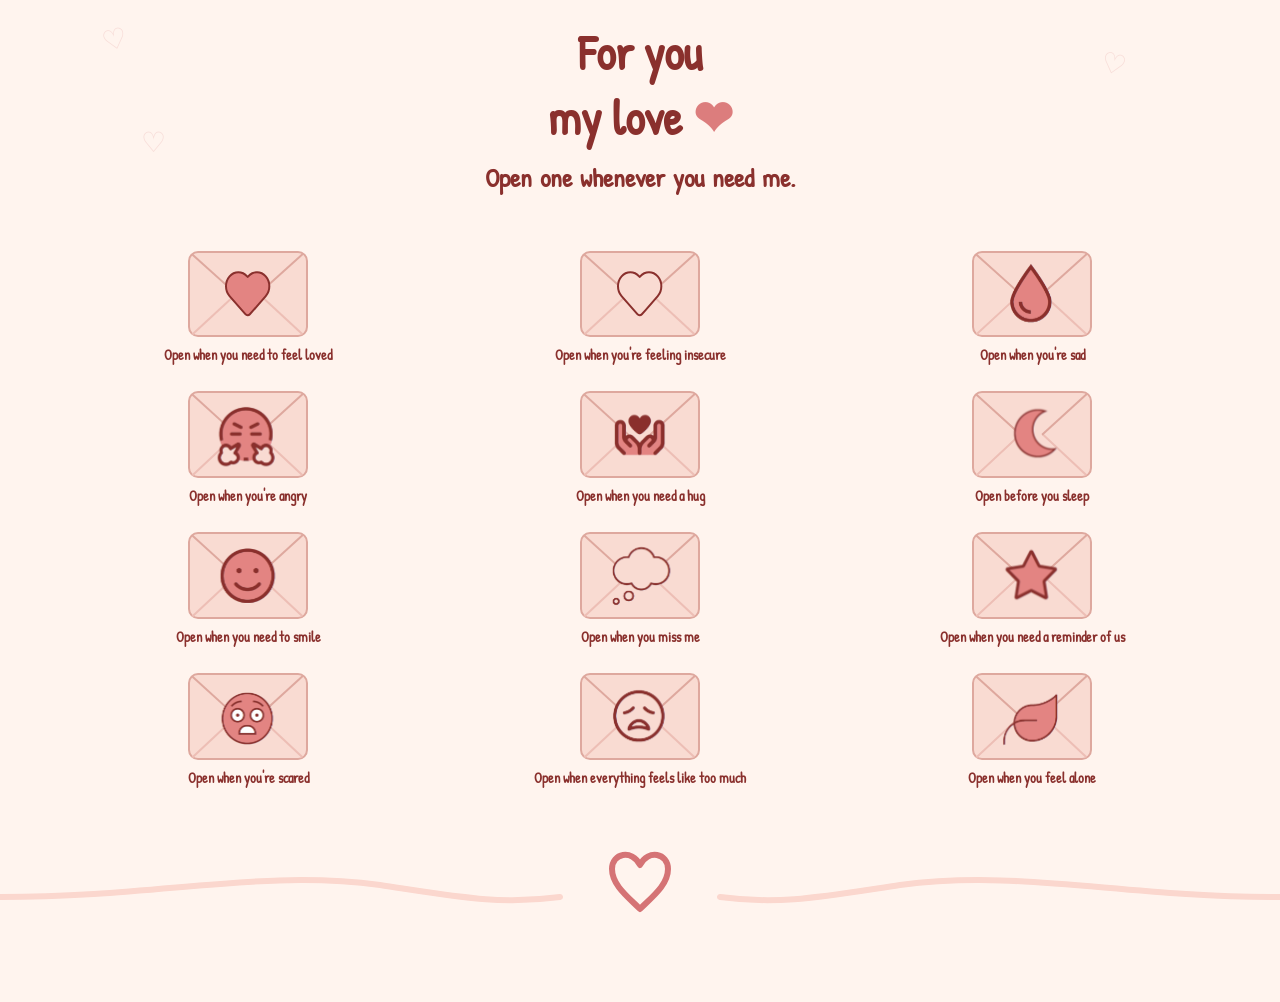
<file: index.html>
<!doctype html>
<html lang="en">
  <head>
    <meta charset="UTF-8" />
    <meta name="viewport" content="width=device-width, initial-scale=1.0" />
    <link rel="stylesheet" href="css/style.css" />
    <link rel="manifest" href="manifest.json" />
    <link rel="icon" href="assets/icon/favicon.svg" type="image/svg+xml" />
    <!-- PNG favicons -->
     <link rel="icon" type="image/png" sizes="32x32" href="assets/icon/favicon-32.png">
     
     <link rel="icon" type="image/png" sizes="16x16" href="assets/icon/favicon-16.png">
     
     <!-- Apple Home Screen icon -->
      <link rel="apple-touch-icon" href="assets/icon/apple-touch-icon.png">
    <title>Open when for her</title>
  </head>
  <body class="bg">
    <header class="header">
         <span class="header-heart heart-1">♡</span>
  <span class="header-heart heart-2">♡</span>
  <span class="header-heart heart-3">♡</span>
      <div class="header-text">
        <h1>For you<br />my love <span>❤︎</span></h1>
        <p>Open one whenever you need me.</p>
      </div>
    </header>
    <main>
      <div class="letter-container">
        <a href="html/openletter.html?letterID=1" class="letter disabled-default">
          <img
            class="letter-icon"
            src="assets/img/svg/LetterHeartFill.svg"
            alt="Letter with a heart"
          />
          <p>Open when you need to feel loved</p>
        </a>

        <a href="html/openletter.html?letterID=2" class="letter disabled-default">
          <img
            class="letter-icon"
            src="assets/img/svg/LetterHeartOutline.svg"
            alt="Letter with a outline heart"
          />
          <p>Open when you're feeling insecure</p>
        </a>

        <a href="html/openletter.html?letterID=3" class="letter disabled-default">
          <img
            class="letter-icon"
            src="assets/img/svg/LetterWaterFill.svg"
            alt="Letter with a droplet of water"
          />
          <p>Open when you're sad</p>
        </a>

        <a href="html/openletter.html?letterID=4" class="letter disabled-default">
          <img
            class="letter-icon"
            src="assets/img/svg/LetterAngryFill.svg"
            alt="Letter with a angry face"
          />
          <p>Open when you're angry</p>
        </a>

        <a href="html/openletter.html?letterID=5" class="letter disabled-default">
          <img
            class="letter-icon"
            src="assets/img/svg/LetterHoldingFill.svg"
            alt="Letter with a hand holding a heart"
          />
          <p>Open when you need a hug</p>
        </a>

        <a href="html/openletter.html?letterID=6" class="letter disabled-default">
          <img
            class="letter-icon"
            src="assets/img/svg/LetterMoonFill.svg"
            alt="Letter with a moon"
          />
          <p>Open before you sleep</p>
        </a>

        <a href="html/openletter.html?letterID=7" class="letter disabled-default">
          <img
            class="letter-icon"
            src="assets/img/svg/LetterSmileFill.svg"
            alt="Letter with a smile"
          />
          <p>Open when you need to smile</p>
        </a>
        
        <a href="html/openletter.html?letterID=8" class="letter disabled-default">
          <img
            class="letter-icon"
            src="assets/img/svg/LetterCloudOutline.svg"
            alt="Letter with a cloud"
          />
          <p>Open when you miss me</p>
        </a>

        
        <a href="html/openletter.html?letterID=9" class="letter disabled-default">
          <img
            class="letter-icon"
            src="assets/img/svg/LetterStarFill.svg"
            alt="Letter with a star"
          />
          <p>Open when you need a reminder of us</p>
        </a>

        <a href="html/openletter.html?letterID=10" class="letter disabled-default">
          <img
            class="letter-icon"
            src="assets/img/svg/LetterFearFill.svg"
            alt="Letter with a smiley fear"
          />
          <p>Open when you're scared</p>
        </a>

        <a href="html/openletter.html?letterID=11" class="letter disabled-default">
          <img
            class="letter-icon"
            src="assets/img/svg/LetterToomuchOutline.svg"
            alt="Letter with a smiley too much"
          />
          <p>Open when everything feels like too much</p>
        </a>

        <a href="html/openletter.html?letterID=12" class="letter disabled-default">
          <img
            class="letter-icon"
            src="assets/img/svg/LetterLonelyFill.svg"
            alt="Letter with a leaf"
          />
          <p>Open when you feel alone</p>
        </a>
      </div>

 
      </div>
    </main>
    <footer>
<svg
  viewBox="0 0 320 50"
  xmlns="http://www.w3.org/2000/svg"
  fill="none"
>
  <!-- LEFT LINE -->
  <path
    d="M0 25
       C40 25 65 18 95 22
       C115 25 125 27 140 25"
    class="divider-line"
  />

  <!-- HEART -->
  <path
    d="M160 28
       C157 25 153 22 153 18
       C153 14 158 13 160 17
       C162 13 167 14 167 18
       C167 22 163 25 160 28Z"
       class="divider-heart"

  />

  <!-- RIGHT LINE -->
  <path
    d="M180 25
       C195 27 205 25 225 22
       C255 18 280 25 320 25"
    class="divider-line"
    
  />
</svg>
    </footer>
  </body>

  <script>

  // Redirect to the game if the user is offline
  function checkConnection() {
    if (!navigator.onLine) {
      sessionStorage.previousPage = window.location.href;
      window.location.replace("html/offline.html");
    }
  }

  // Check as soon as the page loads
  checkConnection();

  // Also check if the connection is lost while on the home page
  window.addEventListener("offline", checkConnection);

  const links = document.querySelectorAll(".letter");

  links.forEach(link => {
    link.addEventListener("click", function (event) {
      event.preventDefault();

      const destination = this.href;

      // Give the click animation time to play
      setTimeout(() => {
        window.location.href = destination;
      }, 250);
    });
  });

  if ("serviceWorker" in navigator) {
    window.addEventListener("load", () => {
      navigator.serviceWorker.register("./service-worker.js")
        .catch(error => console.error("Service Worker error:", error));
    });
  }
</script>
</html>
</file>
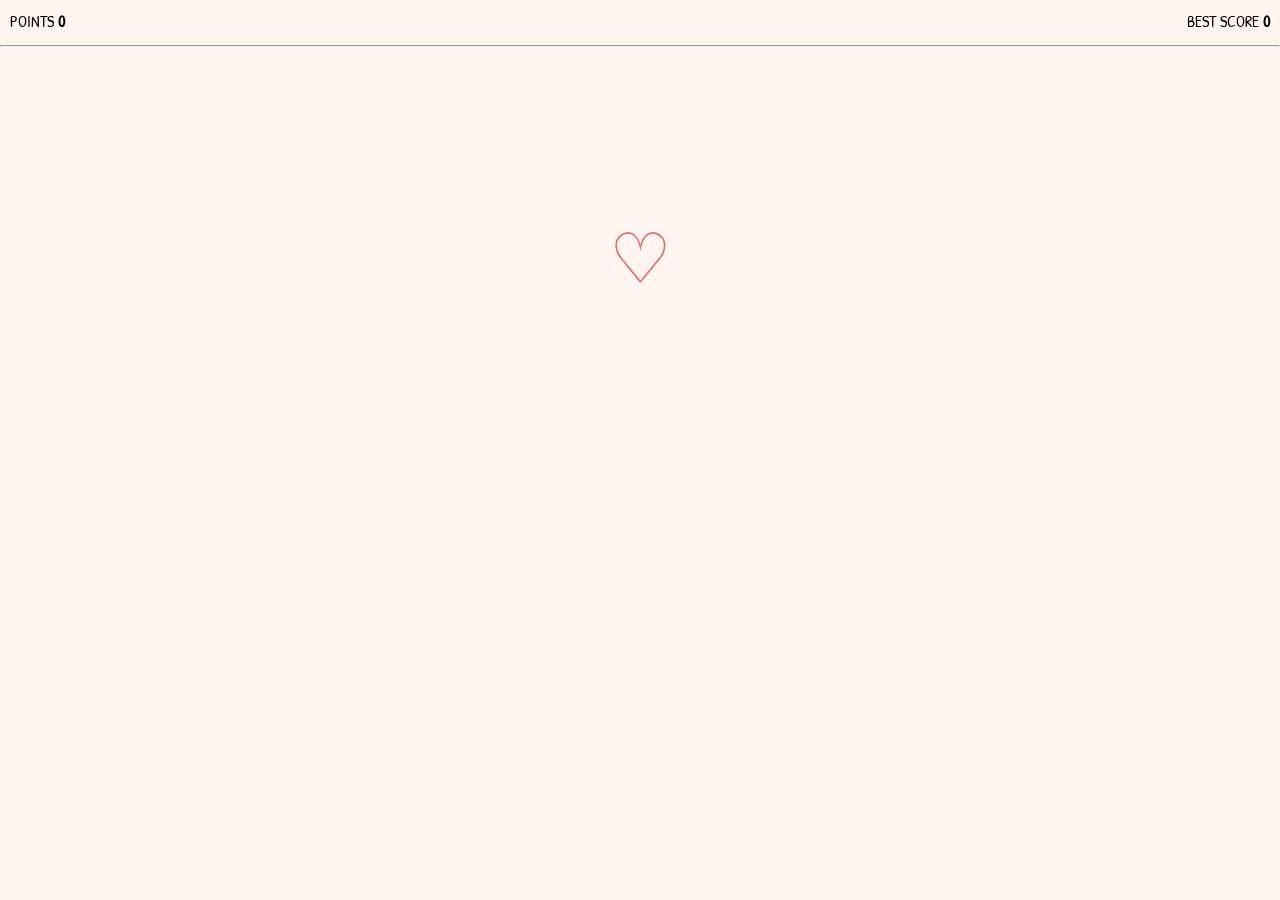
<file: html/offline.html>
<!doctype html>
<html lang="en">
  <head>
    <meta charset="UTF-8" />
    <meta name="viewport" content="width=device-width, initial-scale=1.0" />
    <link rel="stylesheet" href="../css/offline.css" />
    <link rel="icon" href="../assets/icon/favicon.svg" type="image/svg+xml" />
    <!-- PNG favicons -->
    <link
      rel="icon"
      type="image/png"
      sizes="32x32"
      href="../assets/icon/favicon-32.png"
    />

    <link
      rel="icon"
      type="image/png"
      sizes="16x16"
      href="../assets/icon/favicon-16.png"
    />

    <!-- Apple Home Screen icon -->
    <link rel="apple-touch-icon" href="../assets/icon/apple-touch-icon.png" />

    <title>Open when for her - offline</title>
  </head>
  <body>
    <header>
      <div class="stats">
        <div class="stat">
          <span class="stat-label">POINTS</span>
          <strong id="score">0</strong>
        </div>

        <div class="stat">
          <span class="stat-label">BEST SCORE</span>
          <strong id="best-score">0</strong>
        </div>
      </div>
      <hr />
    </header>
    <main>
      <section>
        <div class="retry-section" id="retry">
          <p class="game-over" id="gameover">Game Over!</p>
        </div>
      </section>
      <section class="game-space" id="game-space">
        <div class="heart-space" id="heart-space">
          <div class="protection-circle" id="protection-circle"></div>
          <div class="heart" id="heart">♡</div>
        </div>
      </section>
    </main>
    <footer></footer>
    <script src="../js/offline.js"></script>
  </body>
</html>
</file>
<file: css/style.css>
:root {
  --primary-color: #DC7D7D;
  --secondary-color: #FBD7CE;
  --Third-color: #D57375;
  --background-color: #fff4ee;
  --text-color: #8A302D;
  --default-font-family: 'Patrick-Hand', Arial, sans-serif, Helvetica;
}
@font-face {
  font-family: 'Patrick-Hand';
  src: url('../assets/Font/PatrickHand-Regular.ttf') format('truetype');
  font-weight: normal;
  font-style: normal;
}
body {
    font-family: var(--default-font-family);
    margin: 0;
    padding: 0;
}
.bg {
  background-color: var(--background-color);
}
.header {
  text-align: center;
  padding: 20px;
  position: relative;
}
.header-text h1 {
  color: var(--text-color);
  font-size: 3rem;
  margin: 0;
  span {
    color: var(--primary-color);
  }
}
.header-text p {
  color: var(--text-color);
  font-size: 1.6rem;
  margin-top: 10px;
  font-weight: bold;
  word-spacing: 2px;
}

.header-heart {
  position: absolute;
  color: var(--primary-color);
  opacity: 0.20;
  pointer-events: none;
  font-size: 28px;
}

.heart-1 {
  top: 20px;
  left: 8%;
  transform: rotate(-15deg);
}

.heart-2 {
  top: 45px;
  right: 12%;
  transform: rotate(15deg);
}

.heart-3 {
  bottom: 80px;
  left: 11%;
}
/* 
letter part 
*/
.letter-container {
      display: grid;
  grid-template-columns: repeat(3, 1fr);
  gap: 1.7rem 1.5rem;
    width: 90%;
    margin: 10px auto;
    justify-items: center;
    
}
.letter-icon {
    width: min(120px, 85%);
    height:auto;
}
.letter{
    -webkit-tap-highlight-color: transparent;
        display: flex;
    flex-direction: column;
    align-items: center;
    text-align: center;
}
.letter img {
    cursor: pointer;
    transition: transform 0.3s ease;
}
.letter p {
    margin: 0.5rem 0 0;
    font-size: 0.9rem;
    color: var(--text-color);
    font-weight: bold;
}

.letter img:hover {
    transform: scale(1.08);
}

.letter img:active {
    transform: scale(0.95);
}
/*
Footer divider line and heart
*/
.divider-line {
    
    stroke-width: 1.5;
    stroke-linecap:round;
    stroke: var(--secondary-color);
}

.divider-heart {
    stroke-width: 1.5;
    stroke-linejoin:round;
    stroke: var(--Third-color);
}
/*
link properties
*/
.disabled-default{
  text-decoration: none;
  -webkit-tap-highlight-color: transparent;
}
.disabled-default:visited {
    color: inherit;
}

.disabled-default:hover {
    color: inherit;
}

.disabled-default:active {
    color: inherit;
}

.back-button {
  
    margin: 15px 0 0 12px; 
    font-size: 2rem;
    text-decoration: none;
    background-color: transparent;
    border: none;
    cursor: pointer;
    transition: transform 0.15s ease, opacity 0.15s ease;
}

/* When the user presses/touches it */
.back-button:active {
    transform: scale(0.8);
    opacity: 0.6;
}

.ol-main{
    display: flex;
    justify-content: center;
    align-items: center;
        flex-direction: column;

    /* Space between the image and screen edges */
    padding: 20px 24px;
    box-sizing: border-box;
}
.open-letter {
    width: 100%;
    max-width: 516px;
    display: flex;

    justify-content: center;
}

.open-letter img {
    width: 100%;
    height: auto;
    display: block;
}

.open-letter-text {
  font-weight: bold;
  margin-top: 20px;
  text-align: center;
  font-size: 20px;
  line-height: 1.4;
}

.heart-middle{
  margin: 0;
  opacity: 0.5;
  font-size: 2rem;
  text-align: center;
}
.last-word{
  margin-top: 20px;
  margin-bottom: 10px;
  font-weight: bold;
  margin: 0;
  font-size: 1.2rem;
  text-align: center;
}

#loading-screen {
    position: fixed;
    inset: 0;
    z-index: 9999;
    height: 100vh;

    display: flex;
    flex-direction: column;
    justify-content: center;
    align-items: center;

    background-color: #fff4ee;
}

.loading-heart {
    font-size: 4rem;
    color: #d57375;

    animation: heartBeat 1s ease-in-out infinite;
}

#loading-screen p {
    margin-top: 15px;

    font-size: 1rem;
    color: #8a302d;
}

@keyframes heartBeat {
    0%, 100% {
        transform: scale(1);
    }

    50% {
        transform: scale(1.2);
    }
}

@media (max-width: 600px) {
    .letter-container {
        width: 93%;
        gap: 1.7rem 0.5rem;
    }
}
</file>
<file: css/offline.css>
:root {
  --primary-color: #DC7D7D;
  --secondary-color: #FBD7CE;
  --Third-color: #D57375;
  --background-color: #fff4ee;
  --text-color: #8A302D;
  --default-font-family: 'Patrick-Hand', Arial, sans-serif, Helvetica;
}
@font-face {
  font-family: 'Patrick-Hand';
  src: url('../assets/Font/PatrickHand-Regular.ttf') format('truetype');
  font-weight: normal;
  font-style: normal;
}
body {
    font-family: var(--default-font-family);
    background-color: var(--background-color);
    margin: 0;
    padding: 0;
}
.stats{
    display: flex;
    justify-content: space-between;
    padding: 10px 10px 5px 10px;
}
.game-space {
  position: relative;
  width: 100%;
  height: 450px;
  overflow: hidden;
}
.heart-space {
    touch-action: manipulation;
  width: 100%;
  height: 400px;
  display: flex;
  justify-content: center;
  align-items: center;
  position: relative;
}

.heart {
  font-size: 70px;
  color: #D57375;
  z-index: 1;
}

.protection-circle {
  position: absolute;
  width: 100px;
  height: 100px;
  border: 3px solid #E29E9B;
  border-radius: 50%;
  opacity: 0;
  transform: scale(0.7);
  transition: opacity 0.2s ease, transform 0.2s ease;
  pointer-events: none;
  box-shadow: 0 0 15px rgba(226, 158, 155, 0.4);
}

.protection-circle.active {
  opacity: 1;
  transform: scale(1);
}

.projectile {
  position: absolute;
  font-size: 30px;
  left: 0;
  top: 0;
  pointer-events: none;
  z-index: 3;
  will-change: transform;
}
.retry-section {
    text-align: center;
    margin-top: 10px;
}
.game-over {
    display: none;
    margin: 0;
    font-size: 20px;
    color: var(--text-color);
}
</file>
